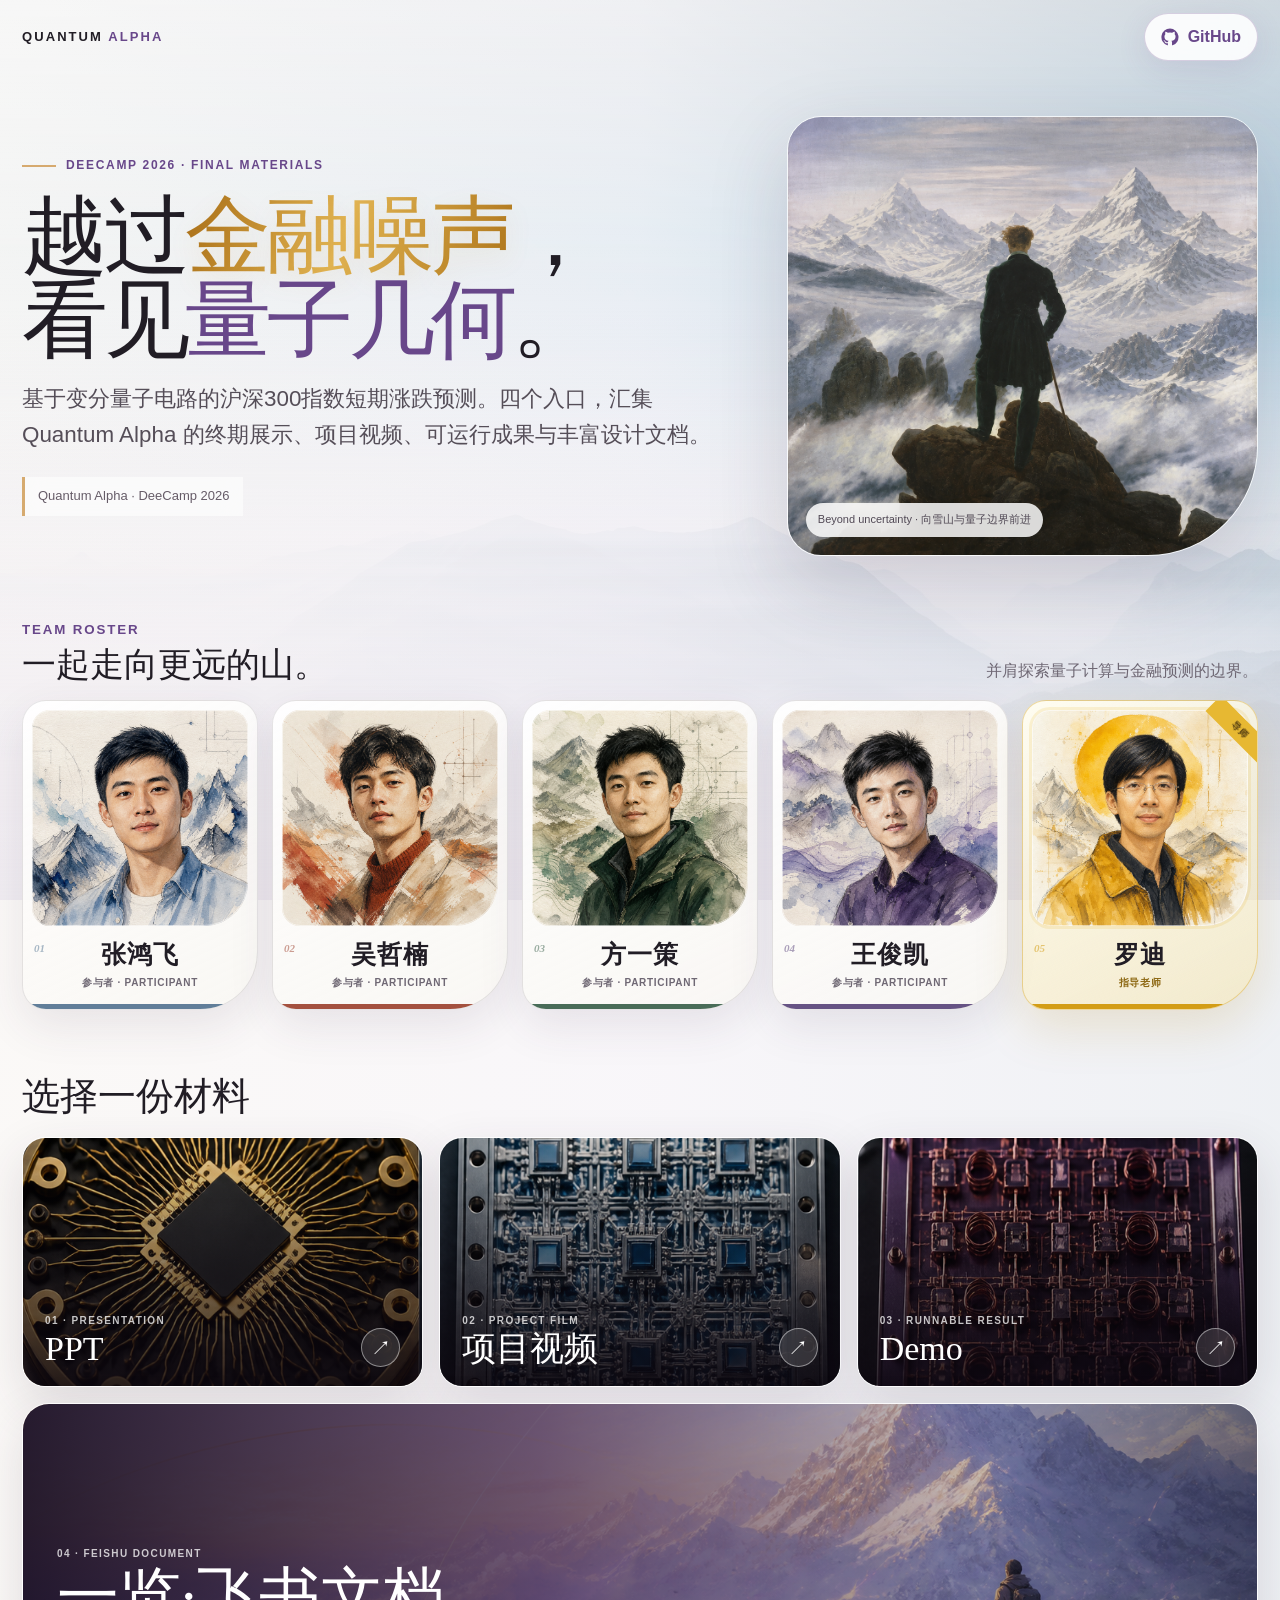
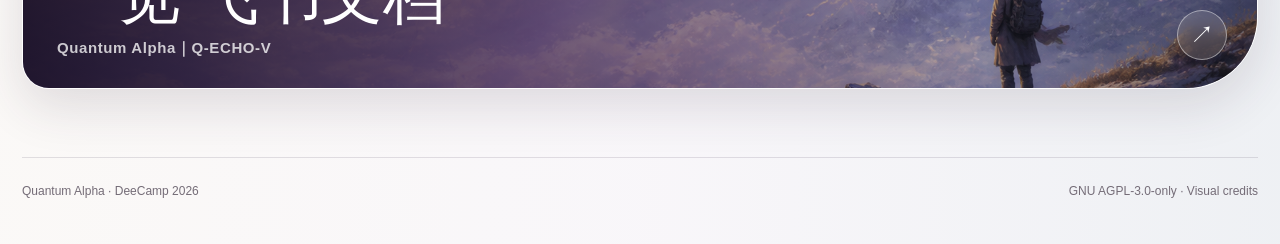
<file: index.html>
<!doctype html>
<html lang="zh-CN">
<head>
  <meta charset="utf-8">
  <meta name="viewport" content="width=device-width,initial-scale=1">
  <meta name="description" content="Quantum Alpha · DeeCamp 2026 终期材料入口">
  <meta name="theme-color" content="#edf3f1">
  <link rel="icon" href="data:image/svg+xml,%3Csvg xmlns='http://www.w3.org/2000/svg' viewBox='0 0 32 32'%3E%3Ccircle cx='16' cy='16' r='14' fill='%2328735d'/%3E%3Cpath d='M7 21l7-11 3 5 2-3 6 9z' fill='white'/%3E%3C/svg%3E">
  <link rel="stylesheet" href="assets/gate.css">
  <title>Quantum Alpha · Materials Gate</title>
</head>
<body>
  <header class="wrap top">
    <div class="brand">Quantum <span>Alpha</span></div>
    <a class="github" href="https://github.com/JunkaiWang-TheoPhy/quantum-alpha-qecho-for-CSI300" aria-label="打开 Quantum Alpha 工程仓库">
      <svg viewBox="0 0 24 24" aria-hidden="true"><path fill="currentColor" d="M12 .7a11.5 11.5 0 0 0-3.6 22.4c.6.1.8-.3.8-.6v-2.2c-3.3.7-4-1.4-4-1.4-.5-1.4-1.3-1.8-1.3-1.8-1.1-.7.1-.7.1-.7 1.2.1 1.8 1.2 1.8 1.2 1 1.8 2.8 1.3 3.5 1 .1-.8.4-1.3.8-1.6-2.7-.3-5.5-1.3-5.5-5.7 0-1.3.5-2.3 1.2-3.1-.1-.3-.5-1.6.1-3.1 0 0 1-.3 3.2 1.2a11 11 0 0 1 5.8 0c2.2-1.5 3.2-1.2 3.2-1.2.6 1.5.2 2.8.1 3.1.8.8 1.2 1.8 1.2 3.1 0 4.4-2.8 5.4-5.5 5.7.4.4.8 1.1.8 2.2v3.3c0 .3.2.7.8.6A11.5 11.5 0 0 0 12 .7Z"/></svg>
      GitHub
    </a>
  </header>

  <main>
    <section class="wrap hero">
      <div>
        <div class="kicker">DeeCamp 2026 · Final Materials</div>
        <h1>越过<span class="financial-noise">金融噪声</span>，<br>看见<span class="accent">量子几何</span>。</h1>
        <p class="lead">基于变分量子电路的沪深300指数短期涨跌预测。四个入口，汇集 Quantum Alpha 的终期展示、项目视频、可运行成果与丰富设计文档。</p>
        <div class="meta-strip" aria-label="项目信息">
          <p class="team-note">Quantum Alpha · DeeCamp 2026</p>
        </div>
      </div>
      <figure class="wanderer">
        <img src="assets/wanderer-snow-mountains.png" alt="人物站在高处眺望辽阔雪山">
        <figcaption>Beyond uncertainty · 向雪山与量子边界前进</figcaption>
      </figure>
    </section>

    <section class="wrap roster" aria-labelledby="roster-title">
      <div class="roster-head"><div><small>TEAM ROSTER</small><h2 id="roster-title">一起走向更远的山。</h2></div><p>并肩探索量子计算与金融预测的边界。</p></div>
      <div class="portrait-gallery" role="list">
        <article class="portrait-card" data-palette="mist-blue" role="listitem"><div class="portrait-frame"><img src="assets/portrait-zhang-hongfei-v2.png" alt="张鸿飞的蓝色山野水彩插画肖像"></div><div class="portrait-identity"><span class="portrait-index">01</span><strong>张鸿飞</strong><small>参与者 · Participant</small></div></article>
        <article class="portrait-card" data-palette="brick-red" role="listitem"><div class="portrait-frame"><img src="assets/portrait-wu-zhenan-v2.png" alt="吴哲楠的砖红色山野水彩插画肖像"></div><div class="portrait-identity"><span class="portrait-index">02</span><strong>吴哲楠</strong><small>参与者 · Participant</small></div></article>
        <article class="portrait-card" data-palette="pine-green" role="listitem"><div class="portrait-frame"><img src="assets/portrait-fang-yice-v2.png" alt="方一策的松绿色山野水彩插画肖像"></div><div class="portrait-identity"><span class="portrait-index">03</span><strong>方一策</strong><small>参与者 · Participant</small></div></article>
        <article class="portrait-card" data-palette="violet-grey" role="listitem"><div class="portrait-frame"><img src="assets/portrait-wang-junkai-v2.png" alt="王俊凯的紫灰色山野水彩插画肖像"></div><div class="portrait-identity"><span class="portrait-index">04</span><strong>王俊凯</strong><small>参与者 · Participant</small></div></article>
        <article class="portrait-card advisor-card" data-palette="ochre-yellow" role="listitem"><div class="portrait-frame"><img src="assets/portrait-luo-di-v3.png" alt="罗迪老师戴细框眼镜的黄色山野水彩插画肖像"></div><div class="portrait-identity"><span class="portrait-index">05</span><strong>罗迪</strong><small>指导老师</small></div></article>
      </div>
    </section>

    <section class="wrap materials" aria-labelledby="materials-title">
      <div class="section-head"><h2 id="materials-title">选择一份材料</h2></div>
      <nav class="cards" aria-label="终期材料">
        <a class="card" data-material="ppt" href="https://github.com/JunkaiWang-TheoPhy/quantum-alpha-qecho-for-CSI300/tree/main/ppt">
          <img src="assets/chip-gold.png" alt="金色径向量子处理芯片">
          <div class="card-copy"><div><small>01 · Presentation</small><strong>PPT</strong></div><span class="go">↗</span></div>
        </a>
        <a class="card" data-material="video" href="https://github.com/JunkaiWang-TheoPhy/quantum-alpha-qecho-for-CSI300/tree/main/video">
          <img src="assets/chip-silver.png" alt="银蓝色低温量子处理芯片">
          <div class="card-copy"><div><small>02 · Project Film</small><strong>项目视频</strong></div><span class="go">↗</span></div>
        </a>
        <a class="card" data-material="demo" href="https://github.com/JunkaiWang-TheoPhy/quantum-alpha-qecho-for-CSI300/tree/main/demo">
          <img src="assets/chip-violet.png" alt="紫铜色谐振器量子芯片">
          <div class="card-copy"><div><small>03 · Runnable Result</small><strong>Demo</strong></div><span class="go">↗</span></div>
        </a>
        <a class="card document-card" data-material="feishu-document" href="https://saoi3t9hyeh.feishu.cn/docx/U8NdduzHXoYHPqxqY03cZoZvnve" target="_blank" rel="noopener noreferrer">
          <img src="assets/feishu-document-panorama.png" alt="旅人远望雪山云海的飞书文档入口">
          <div class="document-glow" aria-hidden="true"></div>
          <div class="card-copy document-copy">
            <div><small>04 · Feishu Document</small><strong>一览·飞书文档</strong><p>Quantum Alpha｜Q-ECHO-V</p></div>
            <span class="go">↗</span>
          </div>
        </a>
      </nav>
    </section>
  </main>

  <footer class="wrap foot"><div>Quantum Alpha · DeeCamp 2026</div><span><a href="LICENSE">GNU AGPL-3.0-only</a> · <a href="THIRD_PARTY_NOTICES.md">Visual credits</a></span></footer>
</body>
</html>
</file>
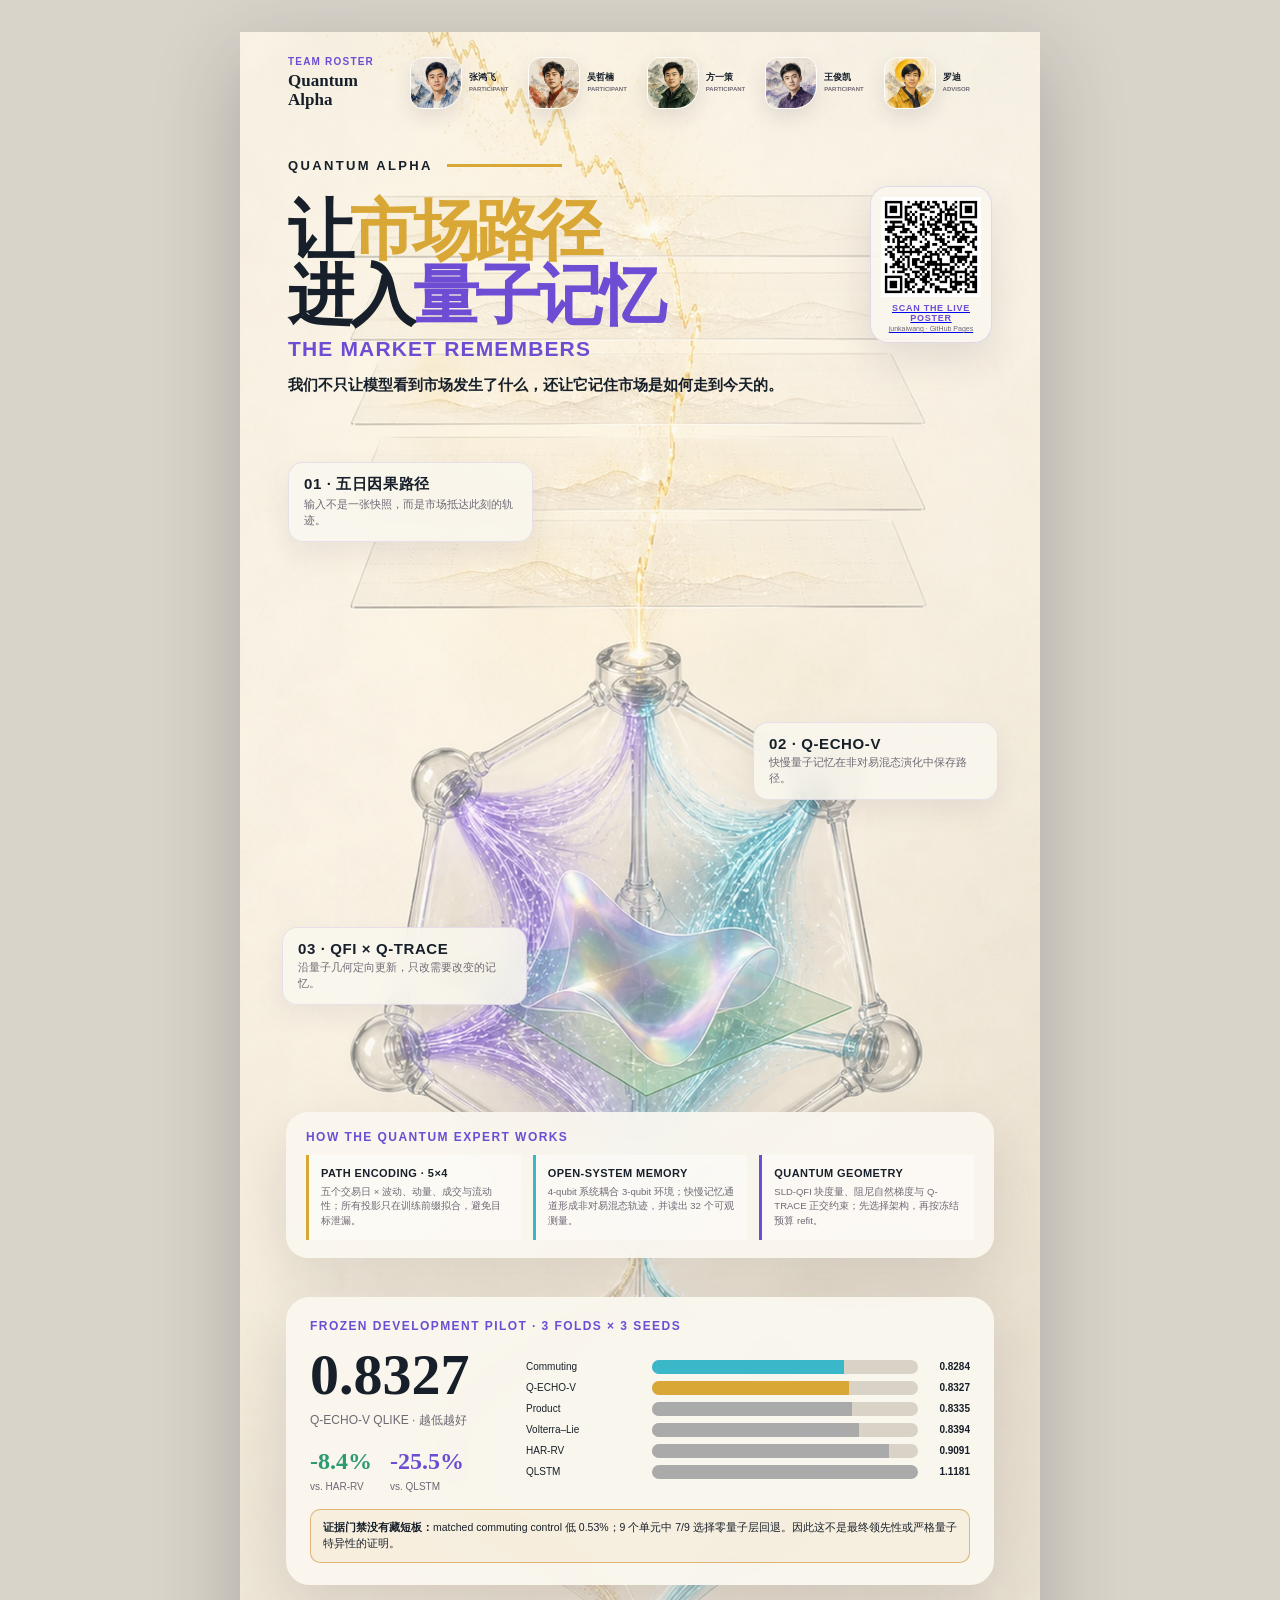
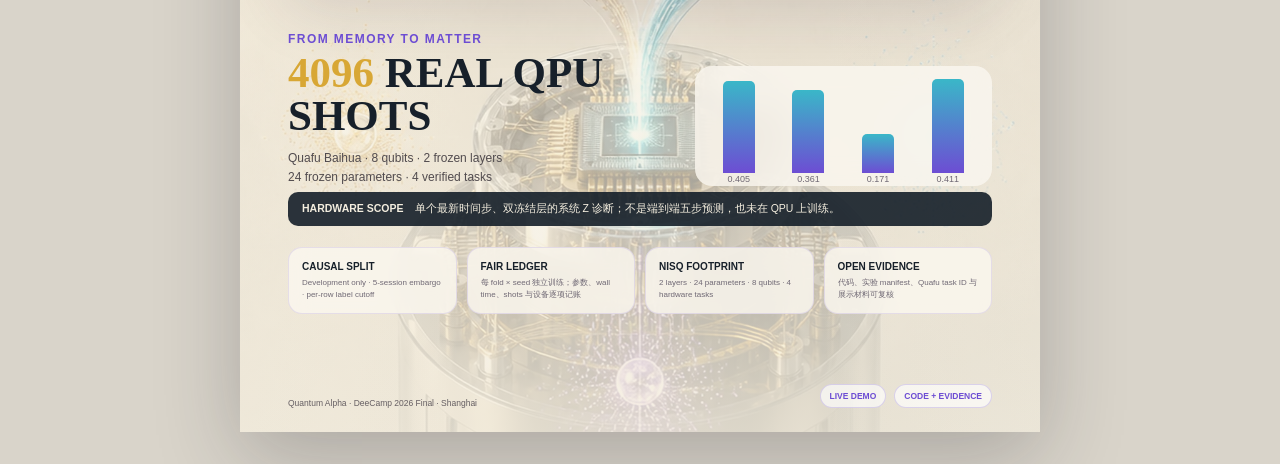
<file: poster.html>
<!doctype html>
<html lang="zh-CN">
<head>
  <meta charset="utf-8">
  <meta name="viewport" content="width=device-width,initial-scale=1">
  <meta name="description" content="Quantum Alpha · DeeCamp 2026 决赛展示海报">
  <link rel="icon" href="data:image/svg+xml,%3Csvg xmlns='http://www.w3.org/2000/svg' viewBox='0 0 32 32'%3E%3Ccircle cx='16' cy='16' r='14' fill='%236d4dd3'/%3E%3Cpath d='M7 21l7-11 3 5 2-3 6 9z' fill='white'/%3E%3C/svg%3E">
  <title>Quantum Alpha · Final Poster</title>
  <style>
    :root{--ink:#17202a;--muted:#6f6874;--ivory:#f4eedf;--gold:#d8a735;--violet:#6d4dd3;--cyan:#3ab7c8;--green:#2d9b72;--amber:#c77a18}
    *{box-sizing:border-box}
    html,body{margin:0;min-height:100%;background:#d9d4ca;color:var(--ink);font-family:Inter,-apple-system,BlinkMacSystemFont,"Segoe UI","PingFang SC","Microsoft YaHei",sans-serif}
    body{display:grid;place-items:start center;padding:32px}
    .poster{position:relative;width:800px;height:2000px;overflow:hidden;background:var(--ivory) url("assets/market-memory-hero.webp") center/cover no-repeat;box-shadow:0 25px 80px rgba(25,24,32,.24);isolation:isolate}
    .poster:before{content:"";position:absolute;inset:0;z-index:-1;background:linear-gradient(180deg,rgba(250,247,239,.55) 0%,rgba(250,247,239,.28) 45%,rgba(244,238,223,.48) 72%,rgba(244,238,223,.88) 100%)}
    .poster:after{content:"";position:absolute;inset:0;z-index:-1;background:linear-gradient(90deg,rgba(244,238,223,.26),transparent 28% 72%,rgba(244,238,223,.22));pointer-events:none}
    .team{position:absolute;left:48px;right:48px;top:24px}.team-strip{display:grid;grid-template-columns:112px repeat(5,1fr);gap:10px;align-items:center}.team-title{font-size:10px;font-weight:900;letter-spacing:.12em;color:var(--violet)}.team-title strong{display:block;margin-top:5px;color:var(--ink);font:700 17px/1.1 Georgia,"Songti SC",serif;letter-spacing:0}.person{display:grid;grid-template-columns:52px 1fr;gap:7px;align-items:center;margin:0}.person img{display:block;width:52px;height:52px;object-fit:cover;border-radius:13px 13px 23px 13px;border:1px solid rgba(255,255,255,.8);box-shadow:0 8px 20px rgba(42,34,52,.11)}.person figcaption{font-size:9px;font-weight:800;line-height:1.2}.person small{display:block;margin-top:3px;color:var(--muted);font-size:6px;font-weight:700;text-transform:uppercase}
    header{position:absolute;left:48px;right:48px;top:126px}
    .brand{display:flex;align-items:center;gap:14px;font-size:13px;font-weight:900;letter-spacing:.18em}.brand:after{content:"";width:115px;height:3px;background:var(--gold)}
    h1{max-width:565px;margin:25px 0 8px;font:700 66px/.99 Georgia,"Songti SC","Times New Roman",serif;letter-spacing:-.055em}.market{color:var(--gold)}.memory{color:var(--violet)}
    .hook{margin:0;color:var(--violet);font-size:21px;font-weight:900;letter-spacing:.055em}
    .promise{max-width:590px;margin:13px 0 0;font-size:15px;line-height:1.52;font-weight:600}
    .qr{position:absolute;right:0;top:28px;width:122px;padding:10px;border:1px solid rgba(109,77,211,.18);border-radius:18px;background:rgba(250,247,239,.9);text-align:center;box-shadow:0 15px 38px rgba(42,34,52,.11)}.qr img{display:block;width:100%;aspect-ratio:1}.qr strong{display:block;margin-top:6px;color:var(--violet);font-size:9px;letter-spacing:.08em}.qr span{display:block;margin-top:2px;color:var(--muted);font-size:7px}
    .journey-label{position:absolute;max-width:245px;padding:12px 15px;border:1px solid rgba(109,77,211,.13);border-radius:15px;background:rgba(250,247,239,.84);box-shadow:0 10px 28px rgba(42,34,52,.07);backdrop-filter:blur(10px)}
    .journey-label strong{display:block;font-size:15px;letter-spacing:.04em}.journey-label span{display:block;margin-top:3px;color:var(--muted);font-size:11px;line-height:1.45}
    .j1{left:48px;top:430px}.j2{right:42px;top:690px}.j3{left:42px;top:895px}
    .mechanism{position:absolute;left:46px;right:46px;top:1080px;padding:18px 20px;border-radius:22px;background:rgba(250,247,239,.92);box-shadow:0 20px 55px rgba(48,38,55,.12);backdrop-filter:blur(16px)}.mechanism-grid{display:grid;grid-template-columns:repeat(3,1fr);gap:12px;margin-top:11px}.mechanism article{padding:12px;border-left:3px solid var(--gold);background:rgba(255,255,255,.42)}.mechanism article:nth-child(2){border-color:var(--cyan)}.mechanism article:nth-child(3){border-color:var(--violet)}.mechanism strong{display:block;font-size:11px;letter-spacing:.04em}.mechanism p{margin:6px 0 0;color:var(--muted);font-size:9.5px;line-height:1.5}
    .evidence{position:absolute;left:46px;right:46px;top:1265px;padding:22px 24px;border-radius:24px;background:rgba(250,247,239,.95);box-shadow:0 24px 65px rgba(48,38,55,.14);backdrop-filter:blur(18px)}
    .eyebrow{font-size:12px;font-weight:900;letter-spacing:.12em;color:var(--violet)}
    .evidence-grid{display:grid;grid-template-columns:190px 1fr;gap:26px;align-items:center;margin-top:13px}
    .hero-number strong{display:block;font:700 58px/1 Georgia,"Times New Roman",serif}.hero-number span{display:block;margin-top:8px;color:var(--muted);font-size:12px}.gains{display:flex;gap:18px;margin-top:20px}.gain strong{display:block;font-size:24px;color:var(--green)}.gain:nth-child(2) strong{color:var(--violet)}.gain span{font-size:10px;color:var(--muted)}
    .ranking{display:grid;gap:7px}.rank{display:grid;grid-template-columns:118px 1fr 44px;align-items:center;gap:8px;font-size:10px}.bar{height:14px;border-radius:99px;background:#d9d2c6;overflow:hidden}.bar i{display:block;height:100%;background:#aaa}.rank.qecho .bar i{background:var(--gold)}.rank.commuting .bar i{background:var(--cyan)}.rank span:last-child{text-align:right;font-weight:800}
    .gate-note{margin:17px 0 0;padding:10px 12px;border:1px solid rgba(199,122,24,.5);border-radius:10px;background:rgba(199,122,24,.07);font-size:10.5px;line-height:1.5}
    .hardware{position:absolute;left:48px;right:48px;top:1600px;display:grid;grid-template-columns:1.12fr .88fr;gap:28px;align-items:end}
    .hardware h2{margin:5px 0 0;font:700 43px/1 Georgia,"Times New Roman",serif}.hardware h2 span{color:var(--gold)}.hardware p{margin:12px 0 0;color:#514b4e;font-size:12px;line-height:1.55}.shots{display:grid;grid-template-columns:repeat(4,1fr);gap:7px;align-items:end;height:120px;padding:13px;border-radius:17px;background:rgba(250,247,239,.82);backdrop-filter:blur(12px)}.shot{position:relative;height:100%;display:flex;align-items:end;justify-content:center}.shot i{display:block;width:32px;background:linear-gradient(var(--cyan),var(--violet));border-radius:5px 5px 0 0}.shot span{position:absolute;bottom:-1px;transform:translateY(100%);font-size:9px;color:var(--muted)}
    .scope{position:absolute;left:48px;right:48px;top:1760px;padding:10px 14px;border-radius:10px;background:rgba(23,32,42,.91);color:var(--ivory);font-size:10.5px}
    .resources{position:absolute;left:48px;right:48px;top:1815px;display:grid;grid-template-columns:repeat(4,1fr);gap:10px}.resource{padding:13px;border:1px solid rgba(109,77,211,.14);border-radius:14px;background:rgba(250,247,239,.83);backdrop-filter:blur(10px)}.resource strong{display:block;font-size:10px}.resource span{display:block;margin-top:5px;color:var(--muted);font-size:8px;line-height:1.45}
    .footer{position:absolute;left:48px;right:48px;bottom:24px;display:flex;justify-content:space-between;align-items:end;color:#655e62;font-size:8.5px}.links{display:flex;gap:8px}.links a{padding:6px 9px;border:1px solid rgba(109,77,211,.22);border-radius:99px;background:rgba(255,255,255,.66);color:var(--violet);text-decoration:none;font-weight:800}
    @media(max-width:860px){body{padding:0}.poster{width:100vw;height:auto;aspect-ratio:2/5;transform-origin:top center}.poster>*{transform-origin:top left}}
    @media print{@page{size:800mm 2000mm;margin:0}html,body{width:800mm;height:2000mm;overflow:hidden;background:none}body{display:block;padding:0}.poster{width:800px;height:2000px;transform:scale(3.779527559);transform-origin:top left;box-shadow:none}}
  </style>
</head>
<body>
  <main class="poster" aria-label="Quantum Alpha DeeCamp 2026 决赛海报">
    <section class="team" aria-label="团队成员">
      <div class="team-strip">
        <div class="team-title">TEAM ROSTER<strong>Quantum Alpha</strong></div>
        <figure class="person"><img src="assets/portrait-zhang-hongfei-v2.png" alt="张鸿飞"><figcaption>张鸿飞<small>Participant</small></figcaption></figure>
        <figure class="person"><img src="assets/portrait-wu-zhenan-v2.png" alt="吴哲楠"><figcaption>吴哲楠<small>Participant</small></figcaption></figure>
        <figure class="person"><img src="assets/portrait-fang-yice-v2.png" alt="方一策"><figcaption>方一策<small>Participant</small></figcaption></figure>
        <figure class="person"><img src="assets/portrait-wang-junkai-v2.png" alt="王俊凯"><figcaption>王俊凯<small>Participant</small></figcaption></figure>
        <figure class="person"><img src="assets/portrait-luo-di-v3.png" alt="罗迪"><figcaption>罗迪<small>Advisor</small></figcaption></figure>
      </div>
    </section>
    <header>
      <div class="brand">QUANTUM ALPHA</div>
      <h1>让<span class="market">市场路径</span><br>进入<span class="memory">量子记忆</span></h1>
      <p class="hook">THE MARKET REMEMBERS</p>
      <p class="promise">我们不只让模型看到市场发生了什么，还让它记住市场是如何走到今天的。</p>
      <a class="qr" href="https://junkaiwang-theophy.github.io/quantum-alpha-qecho-for-CSI300-Gate/poster.html" aria-label="打开线上 HTML 海报"><img src="assets/poster-qr.png" alt="线上 HTML 海报二维码"><strong>SCAN THE LIVE POSTER</strong><span>junkaiwang · GitHub Pages</span></a>
    </header>

    <div class="journey-label j1"><strong>01 · 五日因果路径</strong><span>输入不是一张快照，而是市场抵达此刻的轨迹。</span></div>
    <div class="journey-label j2"><strong>02 · Q-ECHO-V</strong><span>快慢量子记忆在非对易混态演化中保存路径。</span></div>
    <div class="journey-label j3"><strong>03 · QFI × Q-TRACE</strong><span>沿量子几何定向更新，只改需要改变的记忆。</span></div>
    <section class="mechanism" aria-labelledby="mechanism-title">
      <div class="eyebrow" id="mechanism-title">HOW THE QUANTUM EXPERT WORKS</div>
      <div class="mechanism-grid">
        <article><strong>PATH ENCODING · 5×4</strong><p>五个交易日 × 波动、动量、成交与流动性；所有投影只在训练前缀拟合，避免目标泄漏。</p></article>
        <article><strong>OPEN-SYSTEM MEMORY</strong><p>4-qubit 系统耦合 3-qubit 环境；快慢记忆通道形成非对易混态轨迹，并读出 32 个可观测量。</p></article>
        <article><strong>QUANTUM GEOMETRY</strong><p>SLD-QFI 块度量、阻尼自然梯度与 Q-TRACE 正交约束；先选择架构，再按冻结预算 refit。</p></article>
      </div>
    </section>
    <section class="evidence" aria-labelledby="evidence-title">
      <div class="eyebrow" id="evidence-title">FROZEN DEVELOPMENT PILOT · 3 FOLDS × 3 SEEDS</div>
      <div class="evidence-grid">
        <div class="hero-number"><strong>0.8327</strong><span>Q-ECHO-V QLIKE · 越低越好</span><div class="gains"><div class="gain"><strong>-8.4%</strong><span>vs. HAR-RV</span></div><div class="gain"><strong>-25.5%</strong><span>vs. QLSTM</span></div></div></div>
        <div class="ranking" aria-label="QLIKE 排名">
          <div class="rank commuting"><span>Commuting</span><div class="bar"><i style="width:72%"></i></div><span>0.8284</span></div>
          <div class="rank qecho"><span>Q-ECHO-V</span><div class="bar"><i style="width:74%"></i></div><span>0.8327</span></div>
          <div class="rank"><span>Product</span><div class="bar"><i style="width:75%"></i></div><span>0.8335</span></div>
          <div class="rank"><span>Volterra–Lie</span><div class="bar"><i style="width:78%"></i></div><span>0.8394</span></div>
          <div class="rank"><span>HAR-RV</span><div class="bar"><i style="width:89%"></i></div><span>0.9091</span></div>
          <div class="rank"><span>QLSTM</span><div class="bar"><i style="width:100%"></i></div><span>1.1181</span></div>
        </div>
      </div>
      <p class="gate-note"><strong>证据门禁没有藏短板：</strong>matched commuting control 低 0.53%；9 个单元中 7/9 选择零量子层回退。因此这不是最终领先性或严格量子特异性的证明。</p>
    </section>

    <section class="hardware" aria-labelledby="hardware-title">
      <div><div class="eyebrow">FROM MEMORY TO MATTER</div><h2 id="hardware-title"><span>4096</span> REAL QPU SHOTS</h2><p>Quafu Baihua · 8 qubits · 2 frozen layers<br>24 frozen parameters · 4 verified tasks</p></div>
      <div class="shots" aria-label="四个系统 Z 期望值"><div class="shot"><i style="height:98%"></i><span>0.405</span></div><div class="shot"><i style="height:88%"></i><span>0.361</span></div><div class="shot"><i style="height:42%"></i><span>0.171</span></div><div class="shot"><i style="height:100%"></i><span>0.411</span></div></div>
    </section>
    <div class="scope"><strong>HARDWARE SCOPE</strong>　单个最新时间步、双冻结层的系统 Z 诊断；不是端到端五步预测，也未在 QPU 上训练。</div>
    <section class="resources" aria-label="资源与公平记账">
      <div class="resource"><strong>CAUSAL SPLIT</strong><span>Development only · 5-session embargo · per-row label cutoff</span></div>
      <div class="resource"><strong>FAIR LEDGER</strong><span>每 fold × seed 独立训练；参数、wall time、shots 与设备逐项记账</span></div>
      <div class="resource"><strong>NISQ FOOTPRINT</strong><span>2 layers · 24 parameters · 8 qubits · 4 hardware tasks</span></div>
      <div class="resource"><strong>OPEN EVIDENCE</strong><span>代码、实验 manifest、Quafu task ID 与展示材料可复核</span></div>
    </section>
    <div class="footer"><span>Quantum Alpha · DeeCamp 2026 Final · Shanghai</span><span class="links"><a href="https://junkaiwang-theophy.github.io/quantum-alpha-qecho-for-CSI300/demo/">LIVE DEMO</a><a href="https://github.com/JunkaiWang-TheoPhy/quantum-alpha-qecho-for-CSI300">CODE + EVIDENCE</a></span></div>
  </main>
</body>
</html>
</file>
<file: assets/gate.css>
:root{--ink:#211d25;--muted:#6f6874;--green:#49766b;--violet:#68478a;--sand:#d6aa6f;--rose:#c88b91;--white:#fff;--line:rgba(78,62,88,.15);--max:1240px}*{box-sizing:border-box}html{min-height:100%;background:#f2eff4}body{margin:0;min-height:100vh;color:var(--ink);font:16px/1.6 Inter,-apple-system,BlinkMacSystemFont,"Segoe UI","PingFang SC","Microsoft YaHei",sans-serif;background:linear-gradient(90deg,rgba(251,249,247,.97) 0%,rgba(249,247,250,.92) 50%,rgba(237,241,244,.75) 100%),url("distant-mountains.jpg") center/cover fixed no-repeat}body:before{content:"";position:fixed;inset:0;pointer-events:none;background:linear-gradient(180deg,rgba(255,255,255,.38),transparent 34%,rgba(235,230,239,.66))}.wrap{position:relative;width:min(var(--max),calc(100% - 44px));margin:auto}.top{height:74px;display:flex;align-items:center;justify-content:space-between}.brand{font-size:13px;font-weight:900;letter-spacing:.16em;text-transform:uppercase}.brand span{color:var(--violet)}.github{display:inline-flex;align-items:center;gap:9px;padding:10px 16px;border-radius:999px;border:1px solid rgba(104,71,138,.25);background:rgba(255,255,255,.88);color:var(--violet);backdrop-filter:blur(16px);text-decoration:none;font-weight:850;box-shadow:0 8px 30px rgba(104,71,138,.12);transition:background .2s ease,color .2s ease,transform .2s ease}.github:hover,.github:focus-visible{background:var(--violet);color:#fff;transform:translateY(-2px);outline:none}.github svg{width:18px}.hero{display:grid;grid-template-columns:1.08fr .72fr;gap:58px;align-items:center;padding:42px 0 34px}.kicker{display:flex;align-items:center;gap:10px;color:var(--violet);font-size:12px;font-weight:900;letter-spacing:.14em;text-transform:uppercase}.kicker:before{content:"";width:34px;height:2px;background:var(--sand)}h1{margin:20px 0 18px;font:500 clamp(48px,6.7vw,88px)/.98 Georgia,"Times New Roman",serif;letter-spacing:-.05em}.financial-noise{color:#bd8122;background:linear-gradient(110deg,#a86d16 0%,#e2b554 48%,#ad741b 100%);background-clip:text;-webkit-background-clip:text;-webkit-text-fill-color:transparent;text-shadow:0 10px 28px rgba(190,130,28,.12)}.accent{color:var(--violet)}.lead{max-width:720px;margin:0;color:#554e58;font-size:clamp(18px,1.75vw,23px)}.meta-strip{display:flex;align-items:stretch;flex-wrap:wrap;gap:10px;margin-top:24px}.team-note{display:inline-flex;align-items:center;margin:0;padding:9px 13px;border-left:3px solid var(--sand);background:rgba(255,255,255,.58);backdrop-filter:blur(10px);color:#665c68;font-size:13px}.wanderer{position:relative;height:440px;margin:0;overflow:hidden;border-radius:34px 34px 110px 34px;border:1px solid rgba(255,255,255,.7);box-shadow:0 28px 80px rgba(61,45,70,.18);isolation:isolate;transition:transform .45s cubic-bezier(.2,.8,.2,1),box-shadow .45s ease}.wanderer:after{content:"";position:absolute;inset:-50%;z-index:1;pointer-events:none;background:linear-gradient(115deg,transparent 35%,rgba(224,177,77,.18) 46%,rgba(126,79,171,.2) 52%,transparent 63%);transform:translateX(-48%) rotate(8deg);transition:transform .9s cubic-bezier(.2,.8,.2,1)}.wanderer img{width:100%;height:100%;object-fit:cover;object-position:center 56%;transition:transform 1.1s cubic-bezier(.2,.8,.2,1),filter .55s ease}.wanderer figcaption{position:absolute;left:18px;bottom:18px;z-index:2;padding:8px 12px;border-radius:99px;background:rgba(255,255,255,.84);backdrop-filter:blur(14px);font-size:11px;color:#514955;transition:transform .4s ease,background .4s ease}.wanderer:hover{transform:translateY(-9px) rotate(.45deg);box-shadow:0 38px 95px rgba(61,45,70,.26)}.wanderer:hover:after{transform:translateX(44%) rotate(8deg)}.wanderer:hover img{transform:scale(1.055);filter:saturate(1.06) contrast(1.025)}.wanderer:hover figcaption{transform:translateX(8px);background:rgba(255,255,255,.94)}.roster{padding:26px 0 36px}.roster-head{display:flex;align-items:end;justify-content:space-between;gap:28px;margin-bottom:16px}.roster-head small{color:var(--violet);font-weight:900;letter-spacing:.14em}.roster-head h2{margin:4px 0 0;font:500 34px/1.12 Georgia,"Times New Roman",serif}.roster-head p{max-width:440px;margin:0;color:var(--muted)}.portrait-gallery{display:grid;grid-template-columns:repeat(5,minmax(0,1fr));gap:14px}.portrait-card{--portrait:#617e99;position:relative;min-width:0;padding:9px 9px 18px;overflow:hidden;border:1px solid rgba(75,61,80,.13);border-radius:24px 24px 58px 24px;background:linear-gradient(155deg,rgba(255,255,255,.94),rgba(249,247,242,.77));box-shadow:0 16px 45px rgba(66,49,75,.1);transition:transform .22s ease,box-shadow .22s ease}.portrait-card:before{content:"";position:absolute;left:0;right:0;bottom:0;height:5px;background:var(--portrait)}.portrait-card:hover{transform:translateY(-5px) rotate(-.25deg);box-shadow:0 25px 60px rgba(66,49,75,.16)}.portrait-card[data-palette="brick-red"]{--portrait:#a4513f}.portrait-card[data-palette="pine-green"]{--portrait:#496c58}.portrait-card[data-palette="violet-grey"]{--portrait:#665384}.portrait-frame{position:relative;aspect-ratio:1/1;overflow:hidden;border-radius:18px 18px 44px 18px;background:#eee8df}.portrait-frame:after{content:"";position:absolute;inset:0;border:1px solid rgba(255,255,255,.58);border-radius:inherit;box-shadow:inset 0 0 30px rgba(255,255,255,.16);pointer-events:none}.portrait-frame img{width:100%;height:100%;display:block;object-fit:cover;transition:transform .45s ease}.portrait-card:hover .portrait-frame img{transform:scale(1.025)}.portrait-identity{position:relative;padding:15px 10px 0;text-align:center}.portrait-identity strong{display:block;font:600 25px/1.08 Georgia,"Songti SC","Times New Roman",serif;letter-spacing:.03em}.portrait-identity small{display:block;margin-top:7px;color:var(--muted);font-size:10px;font-weight:800;letter-spacing:.07em;text-transform:uppercase}.portrait-index{position:absolute;left:2px;top:17px;color:var(--portrait);opacity:.55;font:italic 600 11px/1 Georgia,serif}.advisor-card{--portrait:#d39d16!important;border-color:rgba(211,157,22,.37);background:linear-gradient(155deg,rgba(255,253,241,.98),rgba(248,221,132,.35));box-shadow:0 18px 48px rgba(180,128,17,.17)}.advisor-card:after{content:"导师";position:absolute;right:-21px;top:18px;padding:4px 28px;transform:rotate(45deg);background:#e7b832;color:#4c3710;font-size:9px;font-weight:950;letter-spacing:.12em}.advisor-card .portrait-frame{box-shadow:0 0 0 3px rgba(229,178,48,.16)}.advisor-card .portrait-identity small{color:#8d6813}.materials{padding:30px 0 68px}.section-head{margin-bottom:20px}.section-head h2{margin:0;font:500 38px/1.1 Georgia,"Times New Roman",serif}.cards{display:grid;grid-template-columns:repeat(3,1fr);gap:16px}.card{position:relative;height:250px;overflow:hidden;border-radius:23px;border:1px solid rgba(255,255,255,.8);box-shadow:0 18px 50px rgba(54,39,64,.14);color:#fff;text-decoration:none;isolation:isolate;transition:transform .22s ease,box-shadow .22s ease}.card:hover,.card:focus-visible{transform:translateY(-7px);box-shadow:0 28px 70px rgba(54,39,64,.22);outline:3px solid rgba(255,255,255,.95);outline-offset:3px}.card img{position:absolute;inset:0;width:100%;height:100%;object-fit:cover;object-position:center 46%;z-index:-2;transition:transform .4s ease}.card:hover img{transform:scale(1.035)}.card:after{content:"";position:absolute;inset:0;z-index:-1;background:linear-gradient(180deg,rgba(6,12,12,.03),rgba(12,7,15,.86))}.card-copy{position:absolute;left:22px;right:22px;bottom:19px;display:flex;align-items:end;justify-content:space-between;gap:16px}.card small{display:block;margin-bottom:3px;font-size:10px;font-weight:850;letter-spacing:.14em;text-transform:uppercase;color:rgba(255,255,255,.76)}.card strong{font:500 34px/1 Georgia,"Times New Roman",serif}.document-card{grid-column:1/-1;height:286px;border-radius:27px 27px 72px 27px}.document-card img{object-position:center 58%}.document-card:after{background:linear-gradient(90deg,rgba(22,12,35,.93) 0%,rgba(54,30,75,.72) 42%,rgba(15,21,39,.22) 78%,rgba(6,9,17,.5) 100%)}.document-glow{position:absolute;inset:-45%;z-index:-1;background:conic-gradient(from 80deg,transparent 0 30%,rgba(210,163,60,.38) 35%,rgba(126,78,170,.48) 41%,transparent 48% 100%);animation:document-orbit 12s linear infinite;mix-blend-mode:screen}.document-copy{left:34px;right:30px;bottom:28px}.document-copy strong{font-size:clamp(39px,5vw,62px)}.document-copy p{margin:9px 0 0;color:rgba(255,255,255,.77);font-size:15px;font-weight:650;letter-spacing:.04em}.document-card .go{width:50px;height:50px;font-size:24px;transition:transform .25s ease,background .25s ease}.document-card:hover .go{transform:rotate(45deg) scale(1.08);background:rgba(255,255,255,.24)}@keyframes document-orbit{to{transform:rotate(360deg)}}.go{width:39px;height:39px;display:grid;place-items:center;flex:0 0 auto;border:1px solid rgba(255,255,255,.45);border-radius:50%;background:rgba(255,255,255,.13);backdrop-filter:blur(10px);font-size:20px}.foot{position:relative;display:flex;justify-content:space-between;gap:24px;padding:24px 0 42px;border-top:1px solid var(--line);color:#746c77;font-size:12px}.foot a{color:inherit;text-decoration:none}@media(max-width:980px){.portrait-gallery{grid-template-columns:repeat(3,minmax(0,1fr))}.advisor-card{grid-column:2/3}}@media(max-width:880px){.hero{grid-template-columns:1fr;gap:28px}.wanderer{height:400px}.cards{grid-template-columns:1fr}.card{height:230px}.document-card{height:250px}.roster-head{display:block}.roster-head p{margin-top:10px}}@media(max-width:520px){.wrap{width:calc(100% - 24px)}.top{height:64px}.github{padding:8px 11px}.hero{padding-top:28px}.meta-strip{gap:8px}h1{font-size:48px}.lead{font-size:18px}.wanderer{height:340px;border-radius:25px 25px 76px 25px}.portrait-gallery{grid-template-columns:repeat(2,minmax(0,1fr));gap:10px}.portrait-card{padding:7px 7px 15px;border-radius:18px 18px 38px 18px}.portrait-frame{border-radius:13px 13px 31px 13px}.portrait-identity{padding:12px 4px 0}.portrait-identity strong{font-size:21px}.portrait-identity small{font-size:8px;letter-spacing:.04em}.portrait-index{display:none}.advisor-card{grid-column:1/-1;width:calc(50% - 5px);justify-self:center}.document-copy{left:18px;right:18px;bottom:19px}.document-copy strong{font-size:34px}.document-copy p{font-size:12px}.materials{padding-top:22px}.section-head h2{font-size:34px}.foot{display:block}.foot span{display:block;margin-top:7px}}@media(prefers-reduced-motion:reduce){*{transition:none!important}}
</file>
